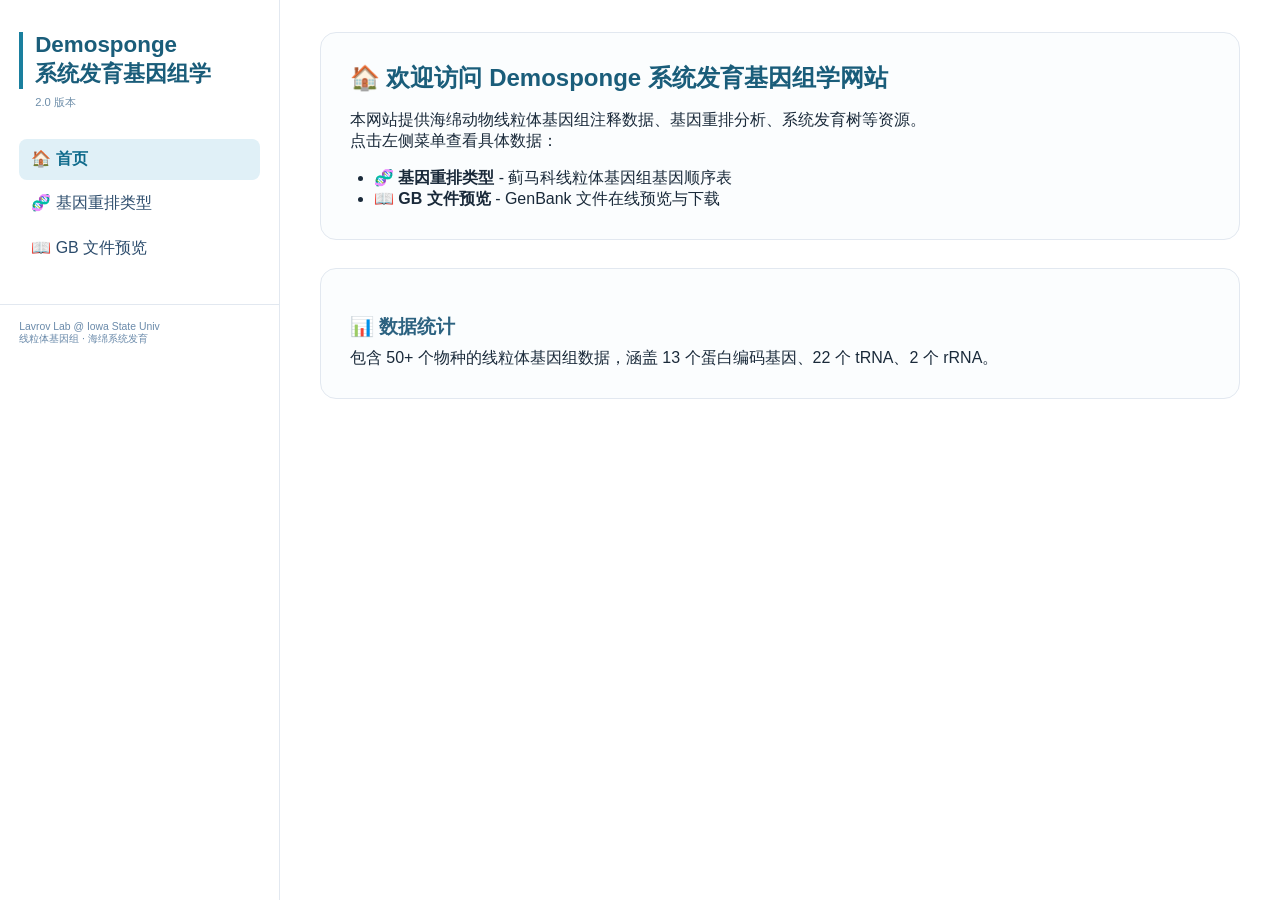
<file: index.html>
<!DOCTYPE html>
<html lang="zh-CN">
<head>
    <meta charset="UTF-8">
    <meta name="viewport" content="width=device-width, initial-scale=1.0">
    <title>Demosponge 系统发育基因组学</title>
    <link rel="stylesheet" href="css/style.css">
</head>
<body>
<div class="app-container">
    <aside class="sidebar">
        <div class="sidebar-inner">
            <div class="site-title">
                <h1>Demosponge<br>系统发育基因组学</h1>
                <div class="version">2.0 版本</div>
            </div>
            <ul class="nav-menu">
                <li class="nav-item"><a href="index.html" class="nav-link active">🏠 首页</a></li>
                <li class="nav-item"><a href="rearrangement.html" class="nav-link">🧬 基因重排类型</a></li>
                <li class="nav-item"><a href="gb-viewer.html" class="nav-link">📖 GB 文件预览</a></li>
            </ul>
        </div>
        <div class="sidebar-footer">
            <p>Lavrov Lab @ Iowa State Univ</p>
            <p>线粒体基因组 · 海绵系统发育</p>
        </div>
    </aside>

    <main class="main-content">
        <div class="content-pane">
            <div class="card">
                <h2>🏠 欢迎访问 Demosponge 系统发育基因组学网站</h2>
                <p>本网站提供海绵动物线粒体基因组注释数据、基因重排分析、系统发育树等资源。</p>
                <p>点击左侧菜单查看具体数据：</p>
                <ul style="margin-top: 1rem; margin-left: 1.5rem;">
                    <li><strong>🧬 基因重排类型</strong> - 蓟马科线粒体基因组基因顺序表</li>
                    <li><strong>📖 GB 文件预览</strong> - GenBank 文件在线预览与下载</li>
                </ul>
            </div>
            <div class="card">
                <h3>📊 数据统计</h3>
                <p>包含 50+ 个物种的线粒体基因组数据，涵盖 13 个蛋白编码基因、22 个 tRNA、2 个 rRNA。</p>
            </div>
        </div>
    </main>
</div>
</body>
</html>
</file>
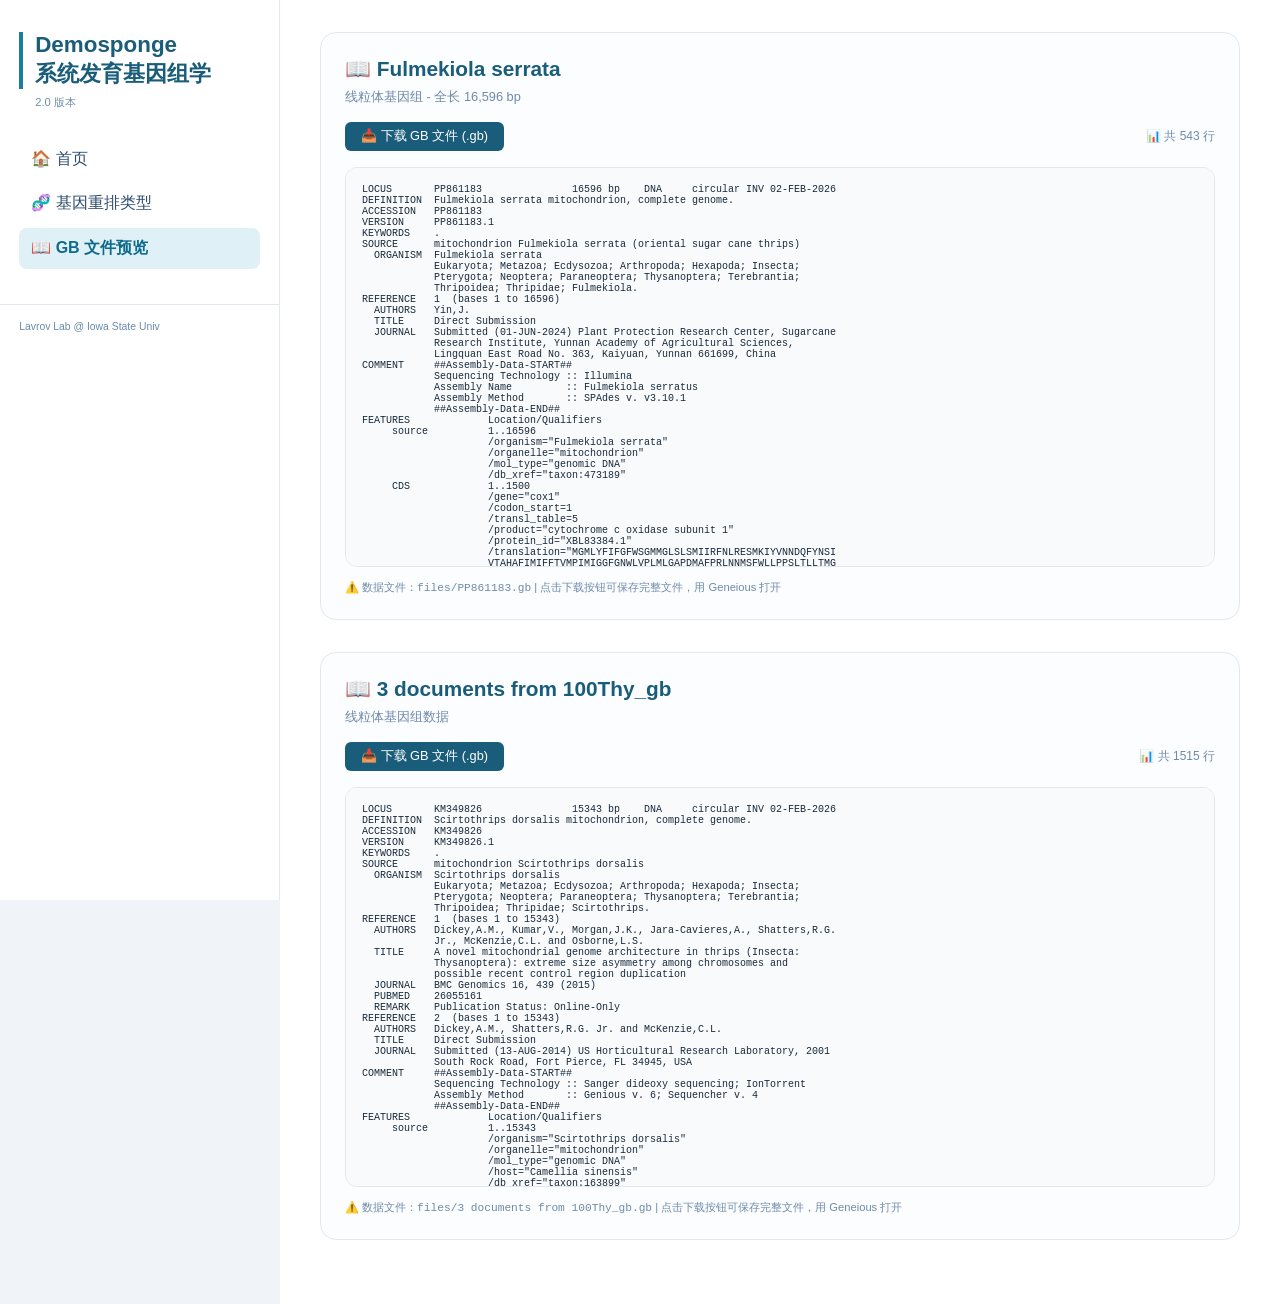
<file: gb-viewer.html>
<!DOCTYPE html>
<html lang="zh-CN">
<head>
    <meta charset="UTF-8">
    <meta name="viewport" content="width=device-width, initial-scale=1.0">
    <title>GB 文件预览 - Demosponge Lab</title>
    <link rel="stylesheet" href="css/style.css">
    <style>
        /* 额外样式 */
        .gb-card {
            background: #fbfdfe;
            border: 1px solid #e2e8f0;
            border-radius: 16px;
            padding: 1.5rem;
            margin-bottom: 2rem;
        }
        .gb-card h2 {
            font-size: 1.3rem;
            color: #1a5d7a;
            margin-bottom: 0.5rem;
        }
        .gb-card .file-info {
            font-size: 0.8rem;
            color: #6f8aaa;
            margin-bottom: 1rem;
        }
        .preview-area {
            background: #f8fafc;
            border: 1px solid #e2e8f0;
            border-radius: 12px;
            padding: 1rem;
            margin-top: 1rem;
            max-height: 400px;
            overflow: auto;
        }
        pre {
            font-family: 'Consolas', monospace;
            font-size: 10px;
            margin: 0;
            white-space: pre-wrap;
            word-break: break-all;
        }
        .download-btn {
            background: #1a5d7a;
            color: white;
            padding: 6px 16px;
            border-radius: 6px;
            border: none;
            cursor: pointer;
            font-size: 0.8rem;
        }
        .download-btn:hover {
            background: #0f4a62;
        }
        .line-count {
            font-size: 0.75rem;
            color: #6f8aaa;
        }
    </style>
</head>
<body>
<div class="app-container">
    <aside class="sidebar">
        <div class="sidebar-inner">
            <div class="site-title">
                <h1>Demosponge<br>系统发育基因组学</h1>
                <div class="version">2.0 版本</div>
            </div>
            <ul class="nav-menu">
                <li class="nav-item"><a href="index.html" class="nav-link">🏠 首页</a></li>
                <li class="nav-item"><a href="rearrangement.html" class="nav-link">🧬 基因重排类型</a></li>
                <li class="nav-item"><a href="gb-viewer.html" class="nav-link active">📖 GB 文件预览</a></li>
            </ul>
        </div>
        <div class="sidebar-footer">
            <p>Lavrov Lab @ Iowa State Univ</p>
        </div>
    </aside>

    <main class="main-content">
        <!-- GB 文件卡片列表 -->
        <div id="gbContainer" class="content-pane"></div>
    </main>
</div>

<script>
    // ==================== 配置你的 GB 文件列表 ====================
    const gbFiles = [
        {
            name: "Fulmekiola serrata",
            path: "files/PP861183.gb",
            description: "线粒体基因组 - 全长 16,596 bp"
        },
        {
            name: "3 documents from 100Thy_gb",
            path: "files/3 documents from 100Thy_gb.gb",
            description: "线粒体基因组数据"
        }
        // 继续添加更多文件...
    ];
    // ==============================================================

    // 预览行数限制
    const PREVIEW_LINES = 300;

    // 加载单个 GB 文件
    async function loadGBFile(fileConfig, containerId) {
        const previewDiv = document.getElementById(`${containerId}_preview`);
        const lineCountSpan = document.getElementById(`${containerId}_lines`);
        
        try {
            const response = await fetch(fileConfig.path);
            if (!response.ok) throw new Error(`文件不存在：${fileConfig.path}`);
            
            const content = await response.text();
            const lines = content.split('\n');
            const totalLines = lines.length;
            
            // 限制预览行数
            const previewLines = lines.slice(0, PREVIEW_LINES).join('\n');
            const moreInfo = totalLines > PREVIEW_LINES 
                ? `\n\n... 共 ${totalLines} 行，以上仅显示前 ${PREVIEW_LINES} 行 ...` 
                : '';
            
            previewDiv.textContent = previewLines + moreInfo;
            if (lineCountSpan) lineCountSpan.textContent = totalLines;
            
        } catch (error) {
            previewDiv.innerHTML = `❌ 加载失败：${error.message}`;
            if (lineCountSpan) lineCountSpan.textContent = '加载失败';
        }
    }

    // 下载单个 GB 文件
    async function downloadGBFile(filePath, fileName) {
        try {
            const response = await fetch(filePath);
            if (!response.ok) throw new Error('文件不存在');
            const blob = await response.blob();
            const url = URL.createObjectURL(blob);
            const a = document.createElement('a');
            a.href = url;
            a.download = fileName;
            a.click();
            URL.revokeObjectURL(url);
        } catch (error) {
            alert(`下载失败：${error.message}`);
        }
    }

    // 生成所有卡片
    function renderCards() {
        const container = document.getElementById('gbContainer');
        container.innerHTML = '';
        
        gbFiles.forEach((file, index) => {
            const cardId = `gb_card_${index}`;
            const previewId = `preview_${index}`;
            const linesId = `lines_${index}`;
            
            const card = document.createElement('div');
            card.className = 'gb-card';
            card.innerHTML = `
                <h2>📖 ${escapeHtml(file.name)}</h2>
                <div class="file-info">${escapeHtml(file.description)}</div>
                <div style="display: flex; justify-content: space-between; align-items: center; flex-wrap: wrap; gap: 10px;">
                    <button class="download-btn" data-file-path="${escapeAttr(file.path)}" data-file-name="${escapeAttr(file.name.replace(/\.gb$/i, '') + '.gb')}">
                        📥 下载 GB 文件 (.gb)
                    </button>
                    <span class="line-count">📊 共 <span id="${linesId}">加载中...</span> 行</span>
                </div>
                <div class="preview-area">
                    <pre id="${previewId}">⏳ 加载中...</pre>
                </div>
                <p style="margin-top: 0.8rem; font-size: 0.7rem; color: #6f8aaa;">
                    ⚠️ 数据文件：<code>${escapeHtml(file.path)}</code> | 点击下载按钮可保存完整文件，用 Geneious 打开
                </p>
            `;
            container.appendChild(card);
            
            // 绑定下载按钮事件
            const downloadBtn = card.querySelector('.download-btn');
            if (downloadBtn) {
                const filePath = downloadBtn.getAttribute('data-file-path');
                const fileName = downloadBtn.getAttribute('data-file-name');
                downloadBtn.addEventListener('click', () => downloadGBFile(filePath, fileName));
            }
            
            // 加载文件内容
            loadGBFile(file, `preview_${index}`, `lines_${index}`);
        });
    }
    
    // 重写 loadGBFile 以支持动态 ID
    async function loadGBFile(fileConfig, previewId, linesId) {
        const previewDiv = document.getElementById(previewId);
        const lineCountSpan = document.getElementById(linesId);
        
        if (!previewDiv) return;
        
        try {
            const response = await fetch(fileConfig.path);
            if (!response.ok) throw new Error(`文件不存在：${fileConfig.path}`);
            
            const content = await response.text();
            const lines = content.split('\n');
            const totalLines = lines.length;
            
            const previewLines = lines.slice(0, PREVIEW_LINES).join('\n');
            const moreInfo = totalLines > PREVIEW_LINES 
                ? `\n\n... 共 ${totalLines} 行，以上仅显示前 ${PREVIEW_LINES} 行 ...` 
                : '';
            
            previewDiv.textContent = previewLines + moreInfo;
            if (lineCountSpan) lineCountSpan.textContent = totalLines;
            
        } catch (error) {
            previewDiv.innerHTML = `❌ 加载失败：${error.message}`;
            if (lineCountSpan) lineCountSpan.textContent = '加载失败';
        }
    }
    
    function escapeHtml(str) {
        if (!str) return '';
        return str.replace(/[&<>]/g, function(m) {
            if (m === '&') return '&amp;';
            if (m === '<') return '&lt;';
            if (m === '>') return '&gt;';
            return m;
        });
    }
    
    function escapeAttr(str) {
        if (!str) return '';
        return str.replace(/&/g, '&amp;').replace(/</g, '&lt;').replace(/>/g, '&gt;').replace(/"/g, '&quot;');
    }
    
    // 初始化
    renderCards();
</script>
</body>
</html>
</file>
<file: css/style.css>
* {
    margin: 0;
    padding: 0;
    box-sizing: border-box;
}

body {
    font-family: 'Segoe UI', 'Roboto', sans-serif;
    background: #f0f4f8;
    color: #1a2a3a;
}

.app-container {
    display: flex;
    min-height: 100vh;
}

/* 侧边栏 */
.sidebar {
    width: 280px;
    background: #ffffff;
    border-right: 1px solid #e2e8f0;
    position: sticky;
    top: 0;
    height: 100vh;
    overflow-y: auto;
}

.sidebar-inner {
    padding: 2rem 1.2rem;
}

.site-title h1 {
    font-size: 1.4rem;
    color: #1a5d7a;
    border-left: 4px solid #1a7f9e;
    padding-left: 12px;
    margin-bottom: 0.4rem;
}

.site-title .version {
    font-size: 0.7rem;
    color: #6f8faa;
    margin-bottom: 1.8rem;
    margin-top: 6px;
    padding-left: 16px;
}

.nav-menu {
    list-style: none;
}

.nav-item {
    margin-bottom: 0.2rem;
}

.nav-link {
    display: block;
    padding: 10px 12px;
    color: #2c4c6c;
    text-decoration: none;
    border-radius: 8px;
    transition: 0.2s;
}

.nav-link:hover {
    background: #e9f0f5;
    color: #0f6b8c;
}

.nav-link.active {
    background: #e0f0f7;
    color: #0f6b8c;
    font-weight: 600;
}

.sidebar-footer {
    padding: 1rem 1.2rem;
    border-top: 1px solid #e2e8f0;
    font-size: 0.65rem;
    color: #6a8aaa;
}

/* 主内容区 */
.main-content {
    flex: 1;
    background: #ffffff;
}

.content-pane {
    padding: 2rem 2.5rem;
    max-width: 1400px;
}

/* 卡片样式 */
.card {
    background: #fbfdfe;
    border: 1px solid #e2e8f0;
    border-radius: 16px;
    padding: 1.8rem;
    margin-bottom: 1.8rem;
}

.card h2 {
    font-size: 1.5rem;
    color: #1a5d7a;
    margin-bottom: 1rem;
}

.card h3 {
    font-size: 1.2rem;
    color: #2c6280;
    margin: 1rem 0 0.5rem 0;
}

/* 按钮 */
.btn {
    background: #1a5d7a;
    color: white;
    padding: 8px 20px;
    border-radius: 8px;
    border: none;
    cursor: pointer;
    font-size: 0.85rem;
    text-decoration: none;
    display: inline-block;
}

.btn:hover {
    background: #0f4a62;
}

/* 表格 */
.table-container {
    overflow-x: auto;
    max-height: 600px;
    overflow-y: auto;
}

table {
    width: 100%;
    border-collapse: collapse;
    font-size: 0.75rem;
    min-width: 600px;
}

th, td {
    border: 1px solid #e2e8f0;
    padding: 10px 12px;
    text-align: left;
}

th {
    background: #1a5d7a;
    color: white;
    position: sticky;
    top: 0;
}

/* 基因表格专用 */
.gene-cell.missing {
    background: #fee2e2;
    color: #991b1b;
}

.gene-cell.present {
    background: #dcfce7;
    color: #166534;
}

/* 预览区 */
.preview-area {
    background: #f8fafc;
    border: 1px solid #e2e8f0;
    border-radius: 12px;
    padding: 1rem;
    margin-top: 1rem;
    max-height: 500px;
    overflow: auto;
}

pre {
    font-family: 'Consolas', monospace;
    font-size: 11px;
    margin: 0;
    white-space: pre-wrap;
    word-break: break-all;
}

/* 加载和错误 */
.loading, .error {
    padding: 40px;
    text-align: center;
}

.error {
    color: #c72a0f;
}

/* 搜索栏 */
.search-bar {
    margin-bottom: 20px;
    display: flex;
    justify-content: space-between;
    align-items: center;
    flex-wrap: wrap;
    gap: 10px;
}

.search-bar input {
    padding: 8px 12px;
    border: 1px solid #cbd5e1;
    border-radius: 8px;
    width: 280px;
}

/* 响应式 */
@media (max-width: 768px) {
    .app-container {
        flex-direction: column;
    }
    .sidebar {
        width: 100%;
        height: auto;
        position: relative;
    }
    .content-pane {
        padding: 1.2rem;
    }
}
</file>
